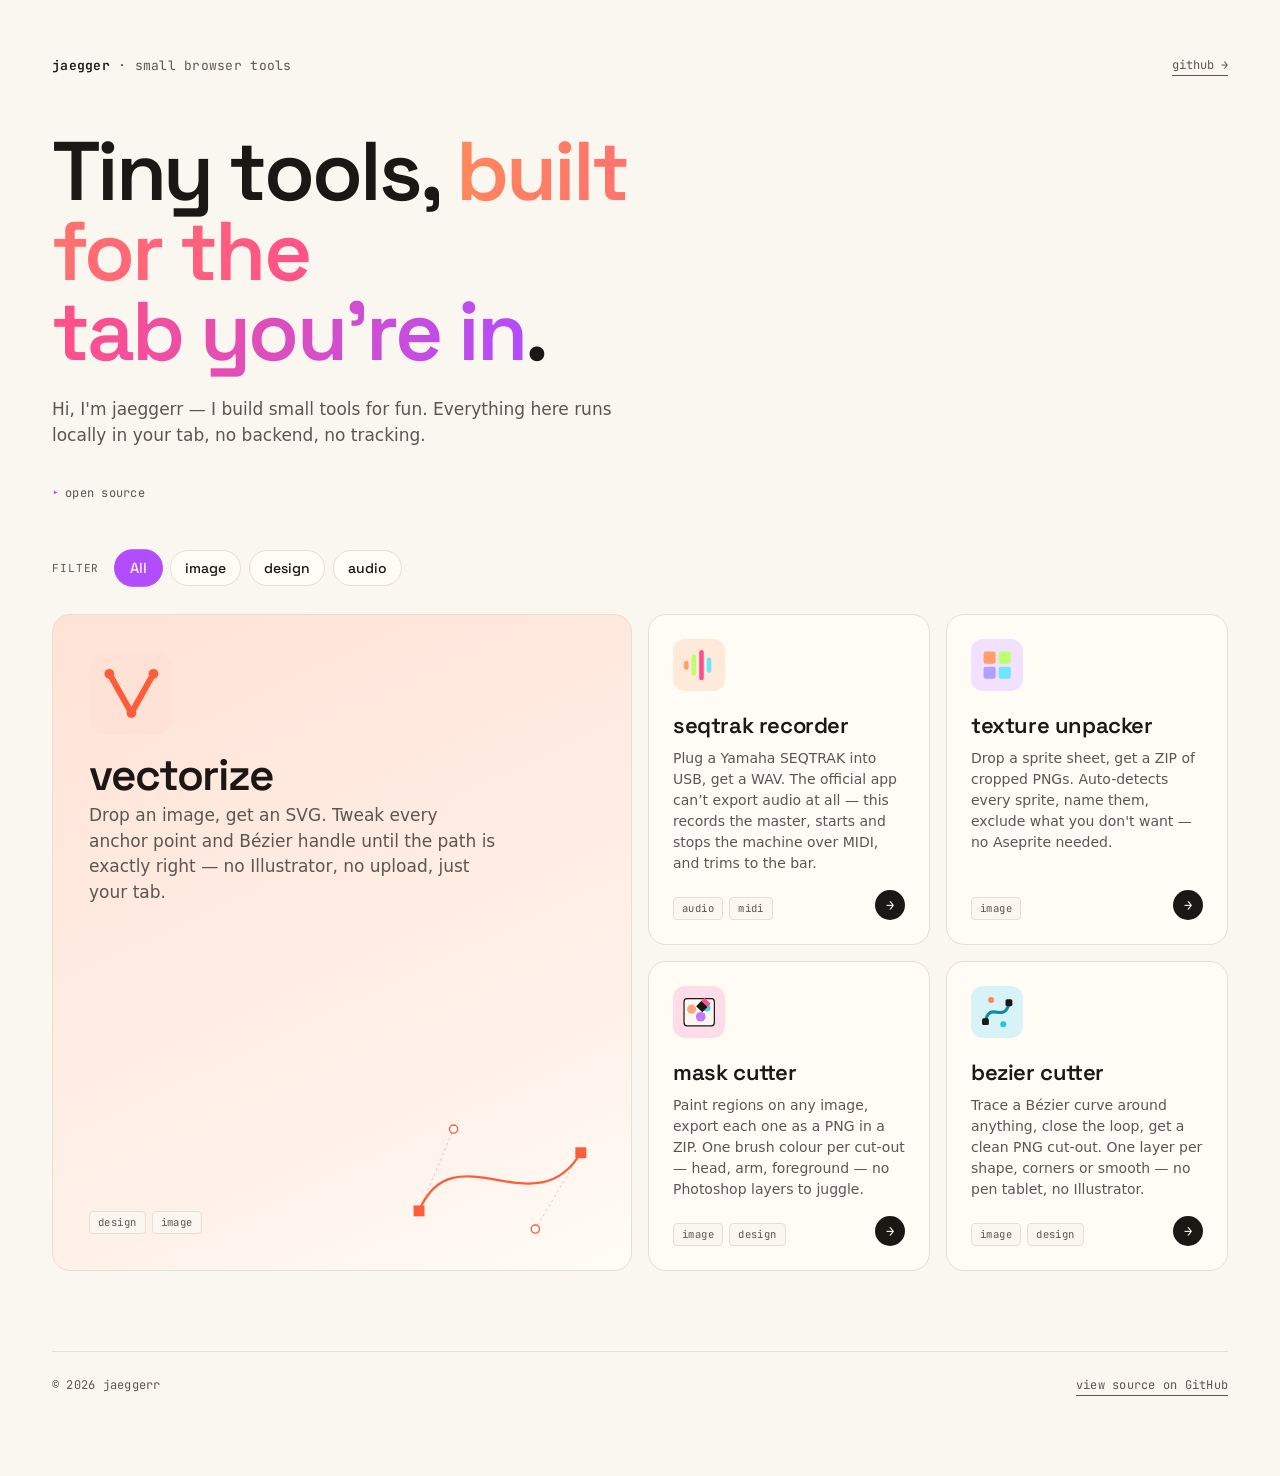
<file: index.html>
<!DOCTYPE html>
<html lang="en">
<head>
<meta charset="UTF-8">
<meta name="viewport" content="width=device-width,initial-scale=1">
<meta name="description" content="Small browser-based tools by jaegger. Image-to-SVG converter and a growing collection of micro tools that run entirely in your tab — no backend, no tracking.">
<title>jaeggerr — small browser tools</title>
<link rel="preconnect" href="https://fonts.googleapis.com">
<link rel="preconnect" href="https://fonts.gstatic.com" crossorigin>
<link href="https://fonts.googleapis.com/css2?family=Space+Grotesk:wght@400;500;600;700&family=JetBrains+Mono:wght@400;500&display=swap" rel="stylesheet">
<style>
:root {
  --bg: #FAF6F0;
  --ink: #1A1714;
  --ink-2: #5C5651;
  --line: #E6DFD3;
  --peach: #FF8A5B;
  --lime: #C9E265;
  --violet: #B14CFF;
  --cyan: #20C7E5;
  --cyan-d: #0F8B9F;
  --rose: #FF4F8B;
  --paper: #FFFCF6;
  --display: 'Space Grotesk', system-ui, sans-serif;
  --mono: 'JetBrains Mono', ui-monospace, Menlo, monospace;
  --sans: ui-sans-serif, system-ui, -apple-system, "Segoe UI", Helvetica, Arial, sans-serif;
}

* { box-sizing: border-box; }
html, body { margin: 0; padding: 0; }
body {
  font-family: var(--sans);
  background: var(--bg);
  color: var(--ink);
  -webkit-font-smoothing: antialiased;
  text-rendering: optimizeLegibility;
  font-size: 16px;
  line-height: 1.5;
}
a { color: inherit; text-decoration: none; }

.wrap {
  max-width: 1240px;
  margin: 0 auto;
  padding: 56px 32px 80px;
}

/* ---------- Header ---------- */

.brand {
  display: flex;
  align-items: center;
  justify-content: space-between;
  margin-bottom: 56px;
}
.brand-mark {
  font-family: var(--mono);
  font-size: 13px;
  letter-spacing: 0.02em;
  color: var(--ink-2);
}
.brand-mark b { color: var(--ink); font-weight: 600; }
.brand-link {
  font-family: var(--mono);
  font-size: 12px;
  color: var(--ink-2);
  border-bottom: 1px solid var(--ink-2);
  padding-bottom: 1px;
  transition: color .15s, border-color .15s;
}
.brand-link:hover { color: var(--violet); border-color: var(--violet); }

.hero h1 {
  font-family: var(--display);
  font-weight: 600;
  font-size: clamp(40px, 6.5vw, 84px);
  line-height: 0.96;
  letter-spacing: -0.035em;
  margin: 0 0 24px;
  max-width: 12ch;
}
.hero h1 em {
  font-style: normal;
  background: linear-gradient(105deg, var(--peach) 0%, var(--rose) 50%, var(--violet) 100%);
  -webkit-background-clip: text;
  background-clip: text;
  color: transparent;
}
.hero p {
  font-size: 17px;
  color: var(--ink-2);
  max-width: 56ch;
  margin: 0 0 36px;
  line-height: 1.55;
}
.hero-meta {
  display: flex;
  gap: 22px;
  font-family: var(--mono);
  font-size: 12px;
  color: var(--ink-2);
  letter-spacing: 0.02em;
  flex-wrap: wrap;
}
.hero-meta span::before {
  content: "▸";
  color: var(--violet);
  margin-right: 6px;
}

/* ---------- Filters ---------- */

.filters {
  display: flex;
  flex-wrap: wrap;
  gap: 8px;
  margin: 48px 0 28px;
  align-items: center;
}
.filters-label {
  font-family: var(--mono);
  font-size: 11px;
  letter-spacing: 0.08em;
  text-transform: uppercase;
  color: var(--ink-2);
  margin-right: 8px;
}
.chip {
  font-family: var(--display);
  font-weight: 500;
  font-size: 14px;
  border: 1px solid var(--line);
  background: var(--paper);
  color: var(--ink);
  padding: 8px 14px;
  border-radius: 999px;
  cursor: pointer;
  transition: transform .18s ease, background .18s, color .18s, border-color .18s;
  user-select: none;
}
.chip:hover { transform: translateY(-1px); border-color: var(--ink); }
.chip[aria-pressed="true"] {
  background: var(--ink);
  color: var(--bg);
  border-color: var(--ink);
  transform: scale(1.04);
}
.chip[data-tag="all"][aria-pressed="true"] { background: var(--violet); border-color: var(--violet); }

/* ---------- Bento grid ---------- */

.grid {
  display: grid;
  grid-template-columns: repeat(4, 1fr);
  grid-auto-rows: minmax(220px, auto);
  gap: 16px;
}
.card {
  position: relative;
  display: flex;
  flex-direction: column;
  justify-content: space-between;
  padding: 24px;
  border-radius: 18px;
  background: var(--paper);
  border: 1px solid var(--line);
  overflow: hidden;
  transition: transform .25s ease, box-shadow .25s ease, opacity .25s ease;
  isolation: isolate;
}
.card::before {
  content: "";
  position: absolute;
  inset: 0;
  background: var(--accent, transparent);
  opacity: 0;
  transition: opacity .25s ease;
  z-index: -1;
}
.card:hover {
  transform: translateY(-2px);
  box-shadow: 0 18px 38px -22px rgba(26,23,20,.25);
}
.card:hover .card-arrow { transform: translate(2px, -2px); }

.card.size-hero { grid-column: span 2; grid-row: span 2; padding: 36px; }
.card.size-wide { grid-column: span 2; }

.card.is-hidden { display: none; }

.card-glyph {
  width: 52px;
  height: 52px;
  border-radius: 12px;
  display: grid;
  place-items: center;
  background: var(--accent-bg);
  color: var(--accent);
  font-family: var(--mono);
  font-size: 22px;
  font-weight: 500;
  letter-spacing: -0.04em;
}
.card.size-hero .card-glyph { width: 84px; height: 84px; font-size: 36px; border-radius: 18px; }
.card-glyph--svg svg { width: 70%; height: 70%; }

.card-title {
  font-family: var(--display);
  font-weight: 600;
  font-size: 22px;
  letter-spacing: -0.018em;
  margin: 18px 0 6px;
  display: flex;
  align-items: baseline;
  gap: 10px;
}
.card.size-hero .card-title { font-size: 44px; letter-spacing: -0.03em; line-height: 1; }
.card-title .num {
  font-family: var(--mono);
  font-size: 11px;
  font-weight: 400;
  color: var(--ink-2);
  letter-spacing: 0.04em;
}
.card.size-hero .card-title .num { font-size: 13px; }
.card-desc {
  font-size: 14px;
  color: var(--ink-2);
  line-height: 1.5;
  max-width: 38ch;
  margin: 0;
}
.card.size-hero .card-desc { font-size: 17px; max-width: 38ch; }
.card-foot {
  display: flex;
  justify-content: space-between;
  align-items: flex-end;
  margin-top: 16px;
  gap: 12px;
}
.card-tags {
  display: flex;
  flex-wrap: wrap;
  gap: 6px;
}
.card-tag {
  font-family: var(--mono);
  font-size: 10.5px;
  letter-spacing: 0.04em;
  color: var(--ink-2);
  border: 1px solid var(--line);
  padding: 3px 8px;
  border-radius: 4px;
  background: var(--bg);
}
.card-arrow {
  width: 30px; height: 30px;
  border-radius: 50%;
  background: var(--ink);
  color: var(--bg);
  display: grid;
  place-items: center;
  font-family: var(--mono);
  font-size: 14px;
  transition: transform .25s ease;
  flex-shrink: 0;
}
.card.size-hero .card-arrow { display: none; }

/* Per-card accent */
.card[data-accent="peach"]  { --accent: var(--peach); --accent-bg: #FFEAD9; }
.card[data-accent="lime"]   { --accent: #6F8D2A;       --accent-bg: #ECF6CC; }
.card[data-accent="violet"] { --accent: var(--violet); --accent-bg: #F1E1FF; }
.card[data-accent="cyan"]   { --accent: var(--cyan-d); --accent-bg: #D7F3F8; }
.card[data-accent="rose"]   { --accent: var(--rose);   --accent-bg: #FFDDE8; }
.card[data-accent="vectorize"] { --accent: #FF5C39; --accent-bg: #FFE2D6; }

/* Hero gets a tinted gradient instead of plain paper */
.card.size-hero[data-accent="peach"]  { background: linear-gradient(155deg, #FFEAD9 0%, #FFF4EB 70%, var(--paper) 100%); }
.card.size-hero[data-accent="violet"] { background: linear-gradient(155deg, #F1E1FF 0%, #F8EFFF 70%, var(--paper) 100%); }
.card.size-hero[data-accent="cyan"]   { background: linear-gradient(155deg, #D7F3F8 0%, #ECF8FB 70%, var(--paper) 100%); }
.card.size-hero[data-accent="vectorize"] { background: linear-gradient(155deg, #FFE2D6 0%, #FFF1EA 70%, var(--paper) 100%); }

/* Solo card: shrink the grid so the lone hero doesn't drift in an empty 4-col layout */
@media (min-width: 521px) {
  .grid:has(> .card:only-child) {
    grid-template-columns: repeat(2, 1fr);
    max-width: 720px;
  }
}

/* Hero illustration: bezier trace (inherits the card's accent color) */
.hero-trace {
  color: var(--accent);
  position: absolute;
  right: 32px;
  bottom: 32px;
  width: 200px;
  height: auto;
  pointer-events: none;
}

/* ---------- Footer ---------- */

footer {
  margin-top: 80px;
  padding-top: 24px;
  border-top: 1px solid var(--line);
  display: flex;
  justify-content: space-between;
  font-family: var(--mono);
  font-size: 12px;
  color: var(--ink-2);
  letter-spacing: 0.02em;
}
footer a { border-bottom: 1px solid var(--ink-2); padding-bottom: 1px; }
footer a:hover { color: var(--violet); border-color: var(--violet); }

/* ---------- Responsive ---------- */

@media (max-width: 920px) {
  .grid { grid-template-columns: repeat(2, 1fr); grid-auto-rows: minmax(220px, auto); }
  .card.size-hero { grid-column: span 2; grid-row: span 2; }
  .card.size-wide { grid-column: span 2; }
  .hero-trace { right: 24px; bottom: 24px; width: 160px; }
}
@media (max-width: 520px) {
  .wrap { padding: 36px 20px 60px; }
  .grid { grid-template-columns: 1fr; grid-auto-rows: auto; gap: 12px; }
  .card, .card.size-hero, .card.size-wide { grid-column: span 1; grid-row: span 1; min-height: 200px; }
  .card.size-hero { min-height: 320px; }
  .hero h1 { font-size: 44px; }
  .hero-trace { display: none; }
  footer { flex-direction: column; gap: 8px; }
}
</style>
</head>
<body>
<div class="wrap">

  <header class="brand">
    <div class="brand-mark"><b>jaegger</b> · small browser tools</div>
    <a class="brand-link" href="https://github.com/jaeggerr" target="_blank" rel="noopener">github →</a>
  </header>

  <section class="hero">
    <h1>Tiny tools, <em>built for the tab&nbsp;you're in</em>.</h1>
    <p>Hi, I'm jaeggerr — I build small tools for fun. Everything here runs locally in your tab, no backend, no tracking.</p>
    <div class="hero-meta">
      <span>open source</span>
    </div>
  </section>

  <nav class="filters" id="filters" aria-label="Filter projects by tag">
    <span class="filters-label">filter</span>
    <button class="chip" data-tag="all" aria-pressed="true">All</button>
    <button class="chip" data-tag="image" aria-pressed="false">image</button>
    <button class="chip" data-tag="design" aria-pressed="false">design</button>
    <button class="chip" data-tag="audio" aria-pressed="false">audio</button>
  </nav>

  <main class="grid" id="grid">

    <a class="card size-hero" data-accent="vectorize" data-tags="design,image" href="./tools/vectorize/">
      <div>
        <div class="card-glyph card-glyph--svg">
          <svg viewBox="0 0 24 24" fill="none" aria-hidden="true">
            <path d="M3 4L12 20L21 4" stroke="currentColor" stroke-width="2.5" stroke-linejoin="round"/>
            <circle cx="3" cy="4" r="2" fill="currentColor"/>
            <circle cx="12" cy="20" r="2" fill="currentColor"/>
            <circle cx="21" cy="4" r="2" fill="currentColor"/>
          </svg>
        </div>
        <h2 class="card-title">vectorize</h2>
        <p class="card-desc">Drop an image, get an SVG. Tweak every anchor point and Bézier handle until the path is exactly right — no Illustrator, no upload, just your tab.</p>
      </div>
      <div class="card-foot">
        <div class="card-tags">
          <span class="card-tag">design</span>
          <span class="card-tag">image</span>
        </div>
      </div>
      <svg class="hero-trace" viewBox="0 0 220 130" fill="none" aria-hidden="true">
        <path d="M 22 100 C 60 10, 150 120, 200 36" stroke="currentColor" stroke-width="2.5" stroke-linecap="round"/>
        <line x1="22" y1="100" x2="60" y2="10" stroke="currentColor" stroke-width="1" stroke-dasharray="3 3" opacity="0.4"/>
        <line x1="200" y1="36" x2="150" y2="120" stroke="currentColor" stroke-width="1" stroke-dasharray="3 3" opacity="0.4"/>
        <rect x="16" y="94" width="12" height="12" fill="currentColor"/>
        <rect x="194" y="30" width="12" height="12" fill="currentColor"/>
        <circle cx="60" cy="10" r="4.5" fill="white" stroke="currentColor" stroke-width="1.5"/>
        <circle cx="150" cy="120" r="4.5" fill="white" stroke="currentColor" stroke-width="1.5"/>
      </svg>
    </a>

    <a class="card" data-accent="peach" data-tags="audio,midi" href="./tools/seqtrak-recorder/">
      <div>
        <div class="card-glyph card-glyph--svg">
          <svg viewBox="0 0 24 24" aria-hidden="true">
            <rect x="2"  y="9" width="3" height="6"  rx="1.5" fill="#FF9F6B"/>
            <rect x="7"  y="5" width="3" height="14" rx="1.5" fill="#BEFF6C"/>
            <rect x="12" y="2" width="3" height="20" rx="1.5" fill="#FF4F8B"/>
            <rect x="17" y="7" width="3" height="10" rx="1.5" fill="#6EE5FF"/>
          </svg>
        </div>
        <h2 class="card-title">seqtrak recorder</h2>
        <p class="card-desc">Plug a Yamaha SEQTRAK into USB, get a WAV. The official app can’t export audio at all — this records the master, starts and stops the machine over MIDI, and trims to the bar.</p>
      </div>
      <div class="card-foot">
        <div class="card-tags">
          <span class="card-tag">audio</span>
          <span class="card-tag">midi</span>
        </div>
        <div class="card-arrow">→</div>
      </div>
    </a>

    <a class="card" data-accent="violet" data-tags="image" href="./tools/texture-unpacker/">
      <div>
        <div class="card-glyph card-glyph--svg">
          <svg viewBox="0 0 24 24" aria-hidden="true">
            <rect x="3"  y="3"  width="8" height="8" rx="1.5" fill="#FF9F6B"/>
            <rect x="13" y="3"  width="8" height="8" rx="1.5" fill="#BEFF6C"/>
            <rect x="3"  y="13" width="8" height="8" rx="1.5" fill="#B49EFF"/>
            <rect x="13" y="13" width="8" height="8" rx="1.5" fill="#6EE5FF"/>
          </svg>
        </div>
        <h2 class="card-title">texture unpacker</h2>
        <p class="card-desc">Drop a sprite sheet, get a ZIP of cropped PNGs. Auto-detects every sprite, name them, exclude what you don't want — no Aseprite needed.</p>
      </div>
      <div class="card-foot">
        <div class="card-tags">
          <span class="card-tag">image</span>
        </div>
        <div class="card-arrow">→</div>
      </div>
    </a>

    <a class="card" data-accent="rose" data-tags="image,design" href="./tools/mask-cutter/">
      <div>
        <div class="card-glyph card-glyph--svg">
          <svg viewBox="0 0 24 24" aria-hidden="true">
            <rect x="2" y="3" width="20" height="18" rx="2" fill="#FAF6F0" stroke="#1A1714" stroke-width="0.8"/>
            <circle cx="7"  cy="10" r="3"   fill="#FF8A5B" opacity="0.75"/>
            <circle cx="13" cy="15" r="3.2" fill="#B14CFF" opacity="0.75"/>
            <circle cx="17" cy="9"  r="2.5" fill="#20C7E5" opacity="0.8"/>
            <path d="M13.5 4.5l4 4-3.5 3.5-4-4z" fill="#1A1714"/>
            <path d="M13.5 4.5l2-2 4 4-2 2z" fill="#FF4F8B"/>
          </svg>
        </div>
        <h2 class="card-title">mask cutter</h2>
        <p class="card-desc">Paint regions on any image, export each one as a PNG in a ZIP. One brush colour per cut-out — head, arm, foreground — no Photoshop layers to juggle.</p>
      </div>
      <div class="card-foot">
        <div class="card-tags">
          <span class="card-tag">image</span>
          <span class="card-tag">design</span>
        </div>
        <div class="card-arrow">→</div>
      </div>
    </a>

    <a class="card" data-accent="cyan" data-tags="image,design" href="./tools/bezier-cutter/">
      <div>
        <div class="card-glyph card-glyph--svg">
          <svg viewBox="0 0 24 24" fill="none" aria-hidden="true">
            <path d="M4 18 C 8 4, 16 20, 20 6" stroke="#0F8B9F" stroke-width="2" stroke-linecap="round"/>
            <rect x="2" y="16" width="4.5" height="4.5" rx="1" fill="#1A1714"/>
            <rect x="17.5" y="3.5" width="4.5" height="4.5" rx="1" fill="#1A1714"/>
            <circle cx="8" cy="4" r="2" fill="#FF8A5B"/>
            <circle cx="16" cy="20" r="2" fill="#20C7E5"/>
          </svg>
        </div>
        <h2 class="card-title">bezier cutter</h2>
        <p class="card-desc">Trace a Bézier curve around anything, close the loop, get a clean PNG cut-out. One layer per shape, corners or smooth — no pen tablet, no Illustrator.</p>
      </div>
      <div class="card-foot">
        <div class="card-tags">
          <span class="card-tag">image</span>
          <span class="card-tag">design</span>
        </div>
        <div class="card-arrow">→</div>
      </div>
    </a>

  </main>

  <footer>
    <span>© 2026 jaeggerr </span>
    <a href="https://github.com/jaeggerr/jaeggerr.github.io" target="_blank" rel="noopener">view source on GitHub</a>
  </footer>

</div>

<script>
(function () {
  const filters = document.getElementById('filters');
  const grid = document.getElementById('grid');
  const chips = filters.querySelectorAll('.chip');
  const cards = grid.querySelectorAll('.card');

  filters.addEventListener('click', (e) => {
    const chip = e.target.closest('.chip');
    if (!chip) return;
    const tag = chip.dataset.tag;
    chips.forEach(c => c.setAttribute('aria-pressed', c === chip ? 'true' : 'false'));
    cards.forEach(card => {
      const tags = (card.dataset.tags || '').split(',');
      const show = tag === 'all' || tags.includes(tag);
      card.classList.toggle('is-hidden', !show);
    });
  });
})();
</script>

</body>
</html>
</file>
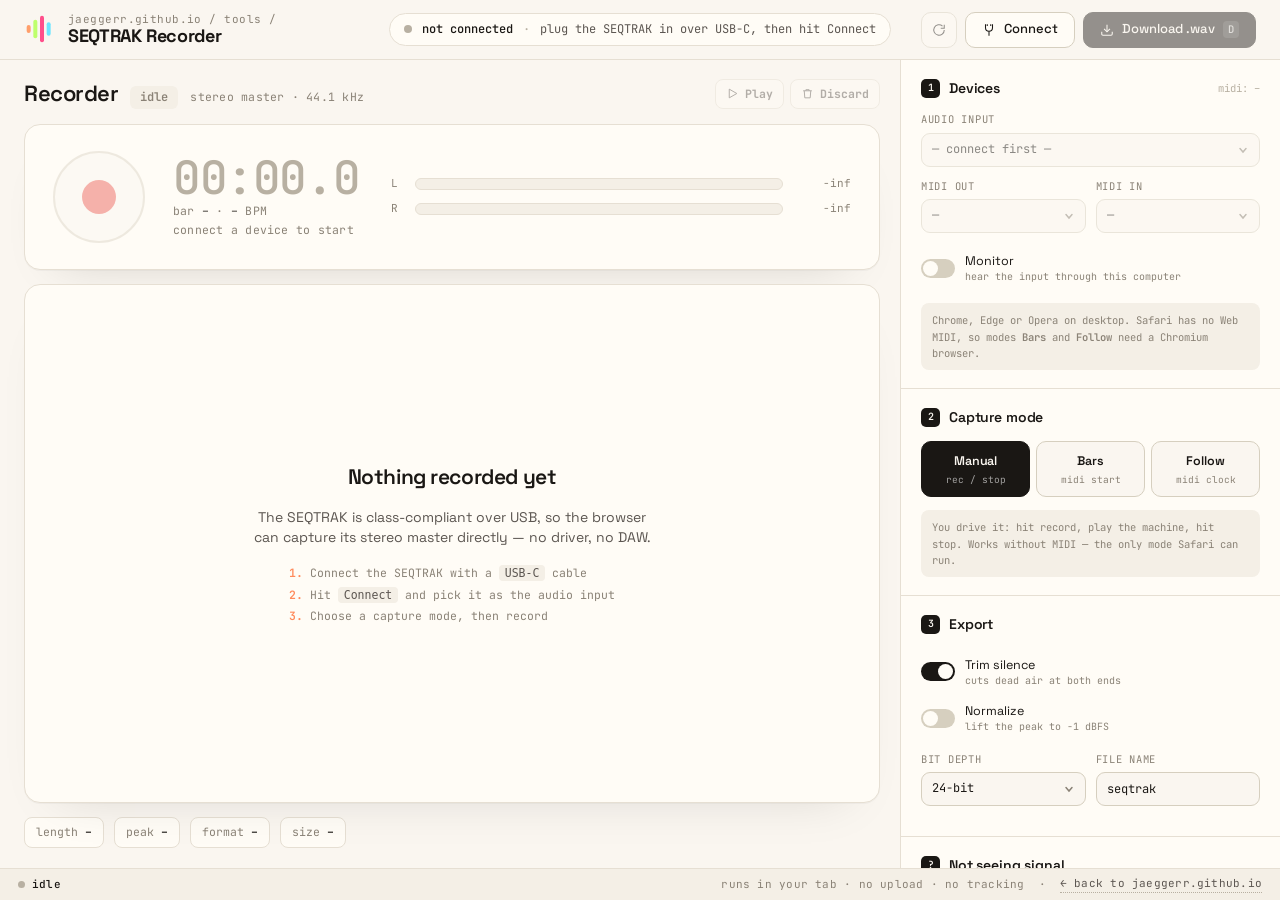
<file: tools/seqtrak-recorder/index.html>
<!doctype html>
<html lang="en">
<head>
<meta charset="utf-8">
<meta name="viewport" content="width=device-width,initial-scale=1">
<title>SEQTRAK Recorder · jaeggerr</title>
<meta name="description" content="Record your Yamaha SEQTRAK over USB and export a WAV — in your browser. MIDI-driven start/stop, bar-accurate trimming, no upload.">
<link rel="icon" type="image/svg+xml" href="data:image/svg+xml,%3Csvg xmlns='http://www.w3.org/2000/svg' viewBox='0 0 24 24'%3E%3Crect x='2' y='9' width='3' height='6' rx='1.5' fill='%23FF8A5B'/%3E%3Crect x='7' y='5' width='3' height='14' rx='1.5' fill='%23C9E265'/%3E%3Crect x='12' y='2' width='3' height='20' rx='1.5' fill='%23FF4F8B'/%3E%3Crect x='17' y='7' width='3' height='10' rx='1.5' fill='%2320C7E5'/%3E%3C/svg%3E">
<link rel="preconnect" href="https://fonts.googleapis.com">
<link rel="preconnect" href="https://fonts.gstatic.com" crossorigin>
<link href="https://fonts.googleapis.com/css2?family=JetBrains+Mono:wght@400;500;600&family=Space+Grotesk:wght@400;500;600;700&display=swap" rel="stylesheet">
<link rel="stylesheet" href="../shared/base.css">
<style>
:root {
  /* tool-specific — palette comes from base.css */
  --rec: #E8443A;
  --rec-soft: rgba(232,68,58,0.12);
  --meter-lo: #C9E265;
  --meter-mid: #FF8A5B;
  --meter-hi: #E8443A;
}

* { box-sizing: border-box; }
html, body { margin: 0; padding: 0; height: 100%; }
body {
  background: var(--cream);
  color: var(--ink);
  font-family: var(--sans);
  font-size: 14px;
  line-height: 1.45;
  -webkit-font-smoothing: antialiased;
  overflow: hidden;
}
button { font: inherit; color: inherit; background: none; border: 0; padding: 0; cursor: pointer; }
input, select { font: inherit; color: inherit; }
a { color: inherit; text-decoration: none; }

.app { display: grid; grid-template-rows: 60px 1fr 32px; height: 100vh; }

/* ============ TOP BAR ============ */
.topbar {
  display: grid;
  grid-template-columns: 1fr auto 1fr;
  align-items: center;
  padding: 0 24px;
  gap: 24px;
  border-bottom: 1px solid var(--line);
  background: var(--cream);
}
.brand { display: flex; align-items: center; gap: 12px; }
.brand-mark { width: 32px; height: 32px; display: block; flex-shrink: 0; }
.brand-text { display: flex; flex-direction: column; }
.brand-text .a {
  font-family: var(--mono); font-size: 11px; color: var(--ink-3);
  letter-spacing: 0.04em; line-height: 1.2;
}
.brand-text .b {
  font-family: var(--sans); font-weight: 700; font-size: 18px;
  letter-spacing: -0.02em; line-height: 1.1;
}

.file-info {
  display: flex; align-items: center; gap: 10px;
  background: var(--paper); border: 1px solid var(--line);
  padding: 7px 14px; border-radius: 999px;
  font-family: var(--mono); font-size: 12px; color: var(--ink-2);
  max-width: 560px;
}
.file-info b { color: var(--ink); font-weight: 500; overflow: hidden; text-overflow: ellipsis; white-space: nowrap; max-width: 260px; }
.file-info .sep { color: var(--ink-4); }
.file-info .dot { width: 8px; height: 8px; border-radius: 50%; background: var(--lime); box-shadow: 0 0 0 2px rgba(190,255,108,0.3); flex-shrink: 0; }
.file-info .dot.idle { background: var(--ink-4); box-shadow: none; }
.file-info .dot.err  { background: var(--rec); box-shadow: 0 0 0 2px var(--rec-soft); }

.top-actions { justify-self: end; display: flex; align-items: center; gap: 8px; }

.btn {
  height: 36px; padding: 0 16px; border-radius: 10px;
  font-family: var(--sans); font-size: 13px; font-weight: 500;
  letter-spacing: -0.005em;
  display: inline-flex; align-items: center; gap: 8px;
  cursor: pointer; border: 1px solid var(--line-strong);
  background: var(--paper); color: var(--ink);
  transition: transform .12s ease, box-shadow .12s ease, opacity .12s;
}
.btn:hover:not(:disabled) { transform: translateY(-1px); box-shadow: 0 4px 0 -2px rgba(0,0,0,0.08); }
.btn:disabled { opacity: 0.45; cursor: not-allowed; }
.btn svg { width: 14px; height: 14px; stroke-width: 1.8; }
.btn .kbd {
  font-family: var(--mono); font-size: 10.5px; color: var(--ink-3);
  background: var(--cream-2); padding: 1px 5px; border-radius: 4px;
}
.btn.primary {
  background: var(--ink); color: var(--cream); border-color: var(--ink);
  box-shadow: 0 2px 0 var(--peach);
}
.btn.primary:hover:not(:disabled) { box-shadow: 0 4px 0 var(--peach); transform: translateY(-2px); }
.btn.primary:disabled { box-shadow: none; }
.btn.primary .kbd { background: rgba(255,255,255,0.12); color: rgba(255,255,255,0.7); }
.btn.icon-only { padding: 0; width: 36px; justify-content: center; }

/* ============ MAIN ============ */
.main { display: grid; grid-template-columns: 1fr 380px; overflow: hidden; min-height: 0; }

.stage {
  position: relative; background: var(--cream); overflow: auto;
  display: flex; flex-direction: column; padding: 18px 20px 20px 24px; gap: 14px; min-width: 0;
}
.stage-header { display: flex; align-items: center; justify-content: space-between; gap: 16px; }
.stage-title { display: flex; align-items: baseline; gap: 12px; flex-wrap: wrap; }
.stage-title h2 { margin: 0; font-family: var(--sans); font-weight: 600; font-size: 22px; letter-spacing: -0.02em; }
.stage-title .sub { font-family: var(--mono); font-size: 11.5px; color: var(--ink-3); letter-spacing: 0.02em; }
.stage-title .num {
  font-family: var(--mono); font-size: 12px; font-weight: 600;
  background: var(--cream-2); color: var(--ink-3);
  padding: 3px 10px; border-radius: 6px;
}
.stage-title .num.live { background: var(--rec); color: #fff; }
.stage-title .num.armed { background: var(--peach); color: var(--ink); }
.stage-title .num.done { background: var(--lime); color: var(--ink); }

.stage-toolbar { display: flex; align-items: center; gap: 6px; }
.toolchip {
  height: 30px; padding: 0 10px; border-radius: 8px;
  font-family: var(--mono); font-size: 11.5px;
  background: var(--paper); border: 1px solid var(--line);
  display: inline-flex; align-items: center; gap: 6px; color: var(--ink-2); cursor: pointer;
}
.toolchip:hover:not(:disabled) { border-color: var(--line-strong); color: var(--ink); }
.toolchip:disabled { opacity: .45; cursor: not-allowed; }
.toolchip svg { width: 13px; height: 13px; stroke-width: 1.8; }
.toolchip.active { background: var(--ink); color: var(--cream); border-color: var(--ink); }

/* ----- transport ----- */
.deck {
  background: var(--paper); border: 1px solid var(--line); border-radius: 16px;
  padding: 26px 28px; display: flex; align-items: center; gap: 28px;
  box-shadow: 0 1px 0 rgba(0,0,0,0.03), 0 24px 50px -34px rgba(0,0,0,0.18);
}
.recbtn {
  width: 92px; height: 92px; border-radius: 50%; flex-shrink: 0;
  border: 2px solid var(--line-strong); background: var(--cream);
  display: grid; place-items: center; position: relative;
  transition: transform .12s ease, box-shadow .15s ease, background .15s, border-color .15s;
}
.recbtn .core {
  width: 34px; height: 34px; border-radius: 50%; background: var(--rec);
  transition: all .18s cubic-bezier(.4,0,.2,1);
}
.recbtn:hover:not(:disabled) { transform: translateY(-2px); box-shadow: 0 10px 22px -12px rgba(232,68,58,.55); }
.recbtn:disabled { opacity: .4; cursor: not-allowed; }
.recbtn.armed { border-color: var(--peach); background: #FFF3EC; }
.recbtn.armed .core { border-radius: 50%; background: var(--peach); animation: breathe 1.6s ease-in-out infinite; }
.recbtn.live { border-color: var(--rec); background: var(--rec-soft); }
.recbtn.live .core { width: 28px; height: 28px; border-radius: 6px; animation: pulse 1.1s ease-in-out infinite; }
@keyframes pulse { 0%,100% { opacity: 1; } 50% { opacity: .45; } }
@keyframes breathe { 0%,100% { transform: scale(1); opacity: .9; } 50% { transform: scale(.82); opacity: .55; } }

.readout { display: flex; flex-direction: column; gap: 2px; min-width: 190px; }
.readout .time {
  font-family: var(--mono); font-size: 46px; font-weight: 500;
  letter-spacing: -0.03em; line-height: 1; color: var(--ink);
  font-variant-numeric: tabular-nums;
}
.readout .time.idle { color: var(--ink-4); }
.readout .meta { font-family: var(--mono); font-size: 11.5px; color: var(--ink-3); letter-spacing: 0.02em; }
.readout .meta b { color: var(--ink-2); font-weight: 500; }

.meters { flex: 1; display: flex; flex-direction: column; gap: 9px; min-width: 0; }
.meter-row { display: grid; grid-template-columns: 14px 1fr 58px; align-items: center; gap: 10px; }
.meter-row .lbl { font-family: var(--mono); font-size: 11px; color: var(--ink-3); }
.meter-row .val { font-family: var(--mono); font-size: 11px; color: var(--ink-3); text-align: right; font-variant-numeric: tabular-nums; }
.meter {
  height: 12px; border-radius: 6px; background: var(--cream-2);
  border: 1px solid var(--line); position: relative; overflow: hidden;
}
.meter .fill {
  position: absolute; left: 0; top: 0; bottom: 0; width: 0%;
  background: linear-gradient(90deg, var(--meter-lo) 0%, var(--meter-lo) 62%, var(--meter-mid) 82%, var(--meter-hi) 100%);
  transition: width .05s linear;
}
.meter .peak {
  position: absolute; top: 0; bottom: 0; width: 2px; background: var(--ink);
  left: 0; opacity: 0; transition: left .12s linear;
}
.meter .peak.on { opacity: .75; }
.meter.clip { border-color: var(--rec); box-shadow: 0 0 0 2px var(--rec-soft); }

/* ----- waveform ----- */
.wave-frame {
  flex: 1; min-height: 190px; background: var(--paper);
  border: 1px solid var(--line); border-radius: 16px; position: relative; overflow: hidden;
  box-shadow: 0 1px 0 rgba(0,0,0,0.03), 0 24px 50px -34px rgba(0,0,0,0.15);
}
.wave-frame canvas { display: block; width: 100%; height: 100%; }
.wave-empty {
  position: absolute; inset: 0; display: flex; flex-direction: column;
  align-items: center; justify-content: center; gap: 14px; text-align: center; padding: 40px;
}
.wave-empty h3 { margin: 0; font-size: 21px; font-weight: 600; letter-spacing: -0.02em; }
.wave-empty p { margin: 0; color: var(--ink-2); font-size: 14px; max-width: 46ch; }
.wave-empty .steps {
  font-family: var(--mono); font-size: 11.5px; color: var(--ink-3);
  display: flex; flex-direction: column; gap: 5px; text-align: left; margin-top: 4px;
}
.wave-empty .steps span::before { content: attr(data-n) "  "; color: var(--peach); font-weight: 600; }
.wave-empty code { background: var(--cream-2); padding: 1px 6px; border-radius: 4px; color: var(--ink-2); }
.wave-empty.hidden { display: none; }

.result-bar {
  display: flex; align-items: center; gap: 10px; flex-wrap: wrap;
}
.result-bar .stat {
  font-family: var(--mono); font-size: 11.5px; color: var(--ink-3);
  background: var(--paper); border: 1px solid var(--line);
  padding: 6px 11px; border-radius: 8px;
}
.result-bar .stat b { color: var(--ink); font-weight: 500; }
.result-bar .spacer { flex: 1; }

/* ============ PANEL ============ */
.panel {
  border-left: 1px solid var(--line); background: var(--paper);
  overflow-y: auto; display: flex; flex-direction: column;
}
.sec { border-bottom: 1px solid var(--line); padding: 18px 20px; }
.sec:last-child { border-bottom: 0; }
.sec-head { display: flex; align-items: center; gap: 9px; margin-bottom: 14px; }
.sec-head .n {
  font-family: var(--mono); font-size: 10px; font-weight: 600;
  width: 19px; height: 19px; border-radius: 5px;
  background: var(--ink); color: var(--cream);
  display: grid; place-items: center; flex-shrink: 0;
}
.sec-head h3 { margin: 0; font-size: 14px; font-weight: 600; letter-spacing: -0.01em; }
.sec-head .hint { font-family: var(--mono); font-size: 10.5px; color: var(--ink-4); margin-left: auto; }

.field { margin-bottom: 12px; }
.field:last-child { margin-bottom: 0; }
.field > label {
  display: block; font-family: var(--mono); font-size: 10.5px;
  text-transform: uppercase; letter-spacing: 0.07em; color: var(--ink-3); margin-bottom: 5px;
}
select, input[type="text"], input[type="number"] {
  width: 100%; height: 34px; padding: 0 10px;
  border: 1px solid var(--line-strong); border-radius: 9px;
  background: var(--cream); color: var(--ink);
  font-family: var(--mono); font-size: 12px;
  appearance: none;
}
select { background-image: url("data:image/svg+xml,%3Csvg xmlns='http://www.w3.org/2000/svg' viewBox='0 0 12 12'%3E%3Cpath d='M3 4.5L6 8l3-3.5' stroke='%238A8276' stroke-width='1.5' fill='none' stroke-linecap='round'/%3E%3C/svg%3E"); background-repeat: no-repeat; background-position: right 10px center; background-size: 12px; padding-right: 28px; }
select:disabled, input:disabled { opacity: .5; cursor: not-allowed; }
select:focus, input:focus { outline: none; border-color: var(--ink); }

.row2 { display: grid; grid-template-columns: 1fr 1fr; gap: 10px; }
.row3 { display: grid; grid-template-columns: 1fr 1fr 1fr; gap: 8px; }

.seg { display: grid; grid-template-columns: repeat(3, 1fr); gap: 6px; }
.seg button {
  height: 56px; border: 1px solid var(--line-strong); border-radius: 10px;
  background: var(--cream); display: flex; flex-direction: column;
  align-items: center; justify-content: center; gap: 3px;
  transition: background .14s, border-color .14s, color .14s;
}
.seg button .t { font-size: 12.5px; font-weight: 600; letter-spacing: -0.01em; }
.seg button .d { font-family: var(--mono); font-size: 9.5px; color: var(--ink-3); }
.seg button:hover:not(:disabled) { border-color: var(--ink-3); }
.seg button[aria-pressed="true"] { background: var(--ink); border-color: var(--ink); color: var(--cream); }
.seg button[aria-pressed="true"] .d { color: rgba(255,255,255,0.6); }
.seg button:disabled { opacity: .4; cursor: not-allowed; }

.note {
  font-family: var(--mono); font-size: 10.5px; line-height: 1.55;
  color: var(--ink-3); background: var(--cream-2);
  border-radius: 8px; padding: 9px 11px; margin-top: 12px;
}
.note.warn { background: #FFF0EC; color: #A6402F; }
.note b { color: inherit; font-weight: 600; }
.note code { background: rgba(0,0,0,0.06); padding: 0 4px; border-radius: 3px; }

.check { display: flex; align-items: center; gap: 10px; padding: 7px 0; cursor: pointer; }
.check input { position: absolute; opacity: 0; pointer-events: none; }
.check .box {
  width: 34px; height: 19px; border-radius: 999px; background: var(--line-strong);
  position: relative; flex-shrink: 0; transition: background .16s;
}
.check .box::after {
  content: ""; position: absolute; top: 2px; left: 2px;
  width: 15px; height: 15px; border-radius: 50%; background: var(--paper);
  transition: transform .16s cubic-bezier(.4,0,.2,1);
}
.check input:checked + .box { background: var(--ink); }
.check input:checked + .box::after { transform: translateX(15px); }
.check .txt { font-size: 12.5px; }
.check .txt em { font-style: normal; display: block; font-family: var(--mono); font-size: 10px; color: var(--ink-3); }

.mode-body { margin-top: 13px; }
.mode-body.hidden { display: none; }

/* ============ STATUS BAR ============ */
.statusbar {
  display: flex; align-items: center; background: var(--cream-2);
  border-top: 1px solid var(--line); font-family: var(--mono); font-size: 11px;
  color: var(--ink-3); letter-spacing: 0.02em; padding: 0 18px; gap: 14px;
}
.statusbar b { color: var(--ink); font-weight: 500; }
.statusbar .spacer { flex: 1; }
.statusbar a { color: var(--ink-2); border-bottom: 1px dotted var(--ink-4); padding-bottom: 1px; }
.statusbar a:hover { color: var(--ink); }
.statusbar .pulse { width: 7px; height: 7px; border-radius: 50%; background: var(--ink-4); }
.statusbar .pulse.ok   { background: var(--lime); box-shadow: 0 0 0 3px rgba(190,255,108,0.3); }
.statusbar .pulse.busy { background: var(--rec); box-shadow: 0 0 0 3px var(--rec-soft); }
.statusbar .pulse.warn { background: var(--peach); box-shadow: 0 0 0 3px rgba(255,159,107,0.3); }
.statusbar .seg-i { display: inline-flex; align-items: center; gap: 7px; }

@media (max-width: 1000px) {
  .main { grid-template-columns: 1fr; grid-template-rows: 1fr auto; overflow: auto; }
  .panel { border-left: 0; border-top: 1px solid var(--line); }
  .deck { flex-wrap: wrap; gap: 20px; }
  .meters { flex-basis: 100%; }
}
</style>
</head>
<body>
<div class="app">

  <!-- ============ TOP BAR ============ -->
  <div class="topbar">
    <a class="brand" href="../../index.html">
      <svg class="brand-mark" viewBox="0 0 24 24" aria-hidden="true">
        <rect x="2"  y="9" width="3" height="6"  rx="1.5" fill="#FF9F6B"/>
        <rect x="7"  y="5" width="3" height="14" rx="1.5" fill="#BEFF6C"/>
        <rect x="12" y="2" width="3" height="20" rx="1.5" fill="#FF4F8B"/>
        <rect x="17" y="7" width="3" height="10" rx="1.5" fill="#6EE5FF"/>
      </svg>
      <div class="brand-text">
        <span class="a">jaeggerr.github.io / tools /</span>
        <span class="b">SEQTRAK Recorder</span>
      </div>
    </a>

    <div class="file-info" id="fileInfo">
      <span class="dot idle" id="infoDot"></span>
      <b id="infoName">not connected</b>
      <span class="sep">·</span>
      <span id="infoDetail">plug the SEQTRAK in over USB-C, then hit Connect</span>
    </div>

    <div class="top-actions">
      <button class="btn icon-only" id="refreshBtn" title="Rescan devices" disabled>
        <svg viewBox="0 0 24 24" fill="none" stroke="currentColor"><path d="M21 12a9 9 0 1 1-3-6.7"/><path d="M21 3v6h-6"/></svg>
      </button>
      <button class="btn" id="connectBtn">
        <svg viewBox="0 0 24 24" fill="none" stroke="currentColor"><path d="M6 2v6a6 6 0 0 0 12 0V2"/><path d="M9 2v3"/><path d="M15 2v3"/><path d="M12 14v8"/></svg>
        <span id="connectLabel">Connect</span>
      </button>
      <button class="btn primary" id="downloadBtn" disabled>
        <svg viewBox="0 0 24 24" fill="none" stroke="currentColor" stroke-width="2"><path d="M21 15v4a2 2 0 0 1-2 2H5a2 2 0 0 1-2-2v-4"/><path d="M7 10l5 5 5-5"/><path d="M12 15V3"/></svg>
        Download .wav <span class="kbd">D</span>
      </button>
    </div>
  </div>

  <!-- ============ MAIN ============ -->
  <div class="main">

    <!-- ---- stage ---- -->
    <div class="stage">

      <div class="stage-header">
        <div class="stage-title">
          <h2>Recorder</h2>
          <span class="num" id="stateChip">idle</span>
          <span class="sub" id="stageSub">stereo master · 44.1 kHz</span>
        </div>
        <div class="stage-toolbar">
          <button class="toolchip" id="playBtn" disabled>
            <svg viewBox="0 0 24 24" fill="none" stroke="currentColor"><path d="M6 4l14 8-14 8V4z"/></svg>
            <b>Play</b>
          </button>
          <button class="toolchip" id="clearBtn" disabled>
            <svg viewBox="0 0 24 24" fill="none" stroke="currentColor"><path d="M4 7h16"/><path d="M9 7V5h6v2"/><path d="M6 7l1 13h10l1-13"/></svg>
            <b>Discard</b>
          </button>
        </div>
      </div>

      <div class="deck">
        <button class="recbtn" id="recBtn" disabled aria-label="Start recording">
          <span class="core"></span>
        </button>

        <div class="readout">
          <div class="time idle" id="timeRead">00:00.0</div>
          <div class="meta" id="posRead">bar <b>–</b> · <b>–</b> BPM</div>
          <div class="meta" id="hintRead">connect a device to start</div>
        </div>

        <div class="meters">
          <div class="meter-row">
            <span class="lbl">L</span>
            <div class="meter" id="meterLWrap"><div class="fill" id="meterL"></div><div class="peak" id="peakL"></div></div>
            <span class="val" id="dbL">-inf</span>
          </div>
          <div class="meter-row">
            <span class="lbl">R</span>
            <div class="meter" id="meterRWrap"><div class="fill" id="meterR"></div><div class="peak" id="peakR"></div></div>
            <span class="val" id="dbR">-inf</span>
          </div>
        </div>
      </div>

      <div class="wave-frame">
        <canvas id="wave"></canvas>
        <div class="wave-empty" id="waveEmpty">
          <h3>Nothing recorded yet</h3>
          <p>The SEQTRAK is class-compliant over USB, so the browser can capture its stereo master directly — no driver, no DAW.</p>
          <div class="steps">
            <span data-n="1.">Connect the SEQTRAK with a <code>USB-C</code> cable</span>
            <span data-n="2.">Hit <code>Connect</code> and pick it as the audio input</span>
            <span data-n="3.">Choose a capture mode, then record</span>
          </div>
        </div>
      </div>

      <div class="result-bar" id="resultBar">
        <span class="stat">length <b id="statLen">–</b></span>
        <span class="stat">peak <b id="statPeak">–</b></span>
        <span class="stat">format <b id="statFmt">–</b></span>
        <span class="stat">size <b id="statSize">–</b></span>
        <span class="spacer"></span>
      </div>
    </div>

    <!-- ---- panel ---- -->
    <div class="panel">

      <div class="sec">
        <div class="sec-head">
          <span class="n">1</span><h3>Devices</h3>
          <span class="hint" id="midiHint">midi: –</span>
        </div>
        <div class="field">
          <label for="audioIn">Audio input</label>
          <select id="audioIn" disabled><option>— connect first —</option></select>
        </div>
        <div class="row2">
          <div class="field">
            <label for="midiOut">MIDI out</label>
            <select id="midiOut" disabled><option>—</option></select>
          </div>
          <div class="field">
            <label for="midiIn">MIDI in</label>
            <select id="midiIn" disabled><option>—</option></select>
          </div>
        </div>
        <label class="check">
          <input type="checkbox" id="monitor">
          <span class="box"></span>
          <span class="txt">Monitor<em>hear the input through this computer</em></span>
        </label>
        <div class="note" id="deviceNote">
          Chrome, Edge or Opera on desktop. Safari has no Web MIDI, so modes
          <b>Bars</b> and <b>Follow</b> need a Chromium browser.
        </div>
      </div>

      <div class="sec">
        <div class="sec-head"><span class="n">2</span><h3>Capture mode</h3></div>
        <div class="seg" id="modeSeg">
          <button data-mode="manual" aria-pressed="true"><span class="t">Manual</span><span class="d">rec / stop</span></button>
          <button data-mode="bars"   aria-pressed="false"><span class="t">Bars</span><span class="d">midi start</span></button>
          <button data-mode="follow" aria-pressed="false"><span class="t">Follow</span><span class="d">midi clock</span></button>
        </div>

        <div class="mode-body hidden" id="bodyBars">
          <div class="row3">
            <div class="field">
              <label for="bars">Bars</label>
              <input type="number" id="bars" value="16" min="1" max="512" step="1">
            </div>
            <div class="field">
              <label for="bpm">BPM</label>
              <input type="number" id="bpm" value="120" min="20" max="300" step="0.1">
            </div>
            <div class="field">
              <label for="tail">Tail s</label>
              <input type="number" id="tail" value="2" min="0" max="30" step="0.5">
            </div>
          </div>
          <div class="note">
            Sends <b>MIDI Start</b>, records the requested bars, sends <b>Stop</b>, then keeps
            <b>Tail</b> seconds so reverb and delay ring out. If the SEQTRAK sends MIDI clock,
            the bar count is read from it and the BPM field follows automatically.
          </div>
        </div>

        <div class="mode-body hidden" id="bodyFollow">
          <div class="field">
            <label for="tail2">Tail seconds</label>
            <input type="number" id="tail2" value="2" min="0" max="30" step="0.5">
          </div>
          <div class="note">
            Arms the recorder and waits. Press <b>play on the SEQTRAK</b> and capture starts on its
            MIDI Start; it stops when the machine does. Needs MIDI Clock output enabled on the
            device (Settings → MIDI).
          </div>
        </div>

        <div class="mode-body" id="bodyManual">
          <div class="note">
            You drive it: hit record, play the machine, hit stop. Works without MIDI —
            the only mode Safari can run.
          </div>
        </div>
      </div>

      <div class="sec">
        <div class="sec-head"><span class="n">3</span><h3>Export</h3></div>
        <label class="check">
          <input type="checkbox" id="trim" checked>
          <span class="box"></span>
          <span class="txt">Trim silence<em>cuts dead air at both ends</em></span>
        </label>
        <label class="check">
          <input type="checkbox" id="normalize">
          <span class="box"></span>
          <span class="txt">Normalize<em>lift the peak to -1 dBFS</em></span>
        </label>
        <div class="row2" style="margin-top:10px">
          <div class="field">
            <label for="depth">Bit depth</label>
            <select id="depth">
              <option value="24" selected>24-bit</option>
              <option value="16">16-bit</option>
            </select>
          </div>
          <div class="field">
            <label for="fname">File name</label>
            <input type="text" id="fname" value="seqtrak" spellcheck="false">
          </div>
        </div>
      </div>

      <div class="sec">
        <div class="sec-head"><span class="n">?</span><h3>Not seeing signal</h3></div>
        <div class="note">
          <b>Meters flat?</b> The SEQTRAK routes audio over USB only while it is powered on and
          playing — check the machine's own volume too.<br><br>
          <b>Mono input?</b> macOS sometimes defaults the device to 1 channel. Open Audio MIDI
          Setup and set the SEQTRAK input to 2 ch, then rescan.<br><br>
          <b>Nothing in the list?</b> Some hubs hide USB audio. Try a direct USB-C cable.
        </div>
      </div>

    </div>
  </div>

  <!-- ============ STATUS BAR ============ -->
  <div class="statusbar">
    <span class="seg-i"><span class="pulse" id="statusPulse"></span> <b id="statusText">idle</b></span>
    <span class="spacer"></span>
    <span>runs in your tab · no upload · no tracking</span>
    <span>·</span>
    <a href="../../index.html">← back to jaeggerr.github.io</a>
  </div>

</div>

<script>
'use strict';

const $ = (id) => document.getElementById(id);

/* ============================================================
   Recording worklet — buffers 4096 frames per channel, ships
   them to the main thread, and passes audio through so the
   monitor gain can make it audible.
   ============================================================ */
const WORKLET_SRC = `
class RecProcessor extends AudioWorkletProcessor {
  constructor() {
    super();
    this.rec = false;
    this.size = 4096;
    this.buf = [new Float32Array(this.size), new Float32Array(this.size)];
    this.idx = 0;
    this.pL = 0;
    this.pR = 0;
    this.tick = 0;
    this.port.onmessage = (e) => {
      const cmd = e.data && e.data.cmd;
      if (cmd === 'start') { this.idx = 0; this.rec = true; }
      else if (cmd === 'stop') { this.rec = false; this.flush(); }
    };
  }
  flush() {
    if (this.idx === 0) return;
    const l = this.buf[0].slice(0, this.idx);
    const r = this.buf[1].slice(0, this.idx);
    this.port.postMessage({ type: 'data', l, r }, [l.buffer, r.buffer]);
    this.idx = 0;
  }
  process(inputs, outputs) {
    const inp = inputs[0];
    if (!inp || inp.length === 0) return true;
    const L = inp[0];
    const R = inp.length > 1 ? inp[1] : inp[0];
    const n = L.length;

    for (let i = 0; i < n; i++) {
      const a = L[i] < 0 ? -L[i] : L[i];
      const b = R[i] < 0 ? -R[i] : R[i];
      if (a > this.pL) this.pL = a;
      if (b > this.pR) this.pR = b;
    }

    if (this.rec) {
      let off = 0, rem = n;
      while (rem > 0) {
        const space = this.size - this.idx;
        const take = rem < space ? rem : space;
        this.buf[0].set(L.subarray(off, off + take), this.idx);
        this.buf[1].set(R.subarray(off, off + take), this.idx);
        this.idx += take; off += take; rem -= take;
        if (this.idx === this.size) this.flush();
      }
    }

    const out = outputs[0];
    if (out && out.length) {
      out[0].set(L);
      if (out.length > 1) out[1].set(R);
    }

    if (++this.tick >= 8) {
      this.tick = 0;
      this.port.postMessage({ type: 'meter', l: this.pL, r: this.pR });
      this.pL = 0; this.pR = 0;
    }
    return true;
  }
}
registerProcessor('rec-processor', RecProcessor);
`;

/* ============================================================
   State
   ============================================================ */
const S = {
  ctx: null, stream: null, src: null, node: null, monitorGain: null,
  midi: null, midiOut: null, midiIn: null, sawClock: false,
  phase: 'idle',            // idle | armed | recording
  chunks: [], frames: 0,
  t0: 0, uiTimer: null, safetyTimer: null,
  pulses: 0, pulseTarget: 0, lastClockAt: 0, clockDeltas: [], bpm: null,
  finishing: false,
  result: null,             // { l, r, sampleRate }
  player: null, playStart: 0, playRaf: 0,
  peakHold: [0, 0], peakAt: [0, 0],
  watchingDevices: false, defaultNote: '',
};

const MODES = ['manual', 'bars', 'follow'];
let mode = 'manual';

/* ============================================================
   Small helpers
   ============================================================ */
function status(text, kind) {
  $('statusText').textContent = text;
  $('statusPulse').className = 'pulse' + (kind ? ' ' + kind : '');
}
function info(name, detail, kind) {
  $('infoName').textContent = name;
  if (detail !== undefined) $('infoDetail').textContent = detail;
  $('infoDot').className = 'dot' + (kind ? ' ' + kind : '');
}
function chip(text, cls) {
  const el = $('stateChip');
  el.textContent = text;
  el.className = 'num' + (cls ? ' ' + cls : '');
}
function dbfs(v) {
  if (!v) return '-inf';
  const d = 20 * Math.log10(v);
  return (d > -0.05 && d <= 0 ? '0.0' : d.toFixed(1));
}
function fmtTime(sec) {
  const m = Math.floor(sec / 60);
  const s = sec - m * 60;
  return String(m).padStart(2, '0') + ':' + (s < 10 ? '0' : '') + s.toFixed(1);
}
function fmtBytes(n) {
  return n > 1048576 ? (n / 1048576).toFixed(1) + ' MB' : Math.round(n / 1024) + ' KB';
}

/* ============================================================
   Connect: permission -> device list -> stream -> MIDI
   ============================================================ */
async function connect() {
  if (!navigator.mediaDevices || !window.AudioWorkletNode) {
    info('unsupported browser', 'needs Web Audio + AudioWorklet', 'err');
    status('unsupported browser', 'warn');
    return;
  }
  if (!window.isSecureContext) {
    info('insecure context', 'audio capture needs https:// or localhost', 'err');
    status('needs a secure context', 'warn');
    return;
  }

  $('connectBtn').disabled = true;
  $('connectLabel').textContent = 'Connecting…';
  status('requesting audio access…', 'warn');

  try {
    const probe = await navigator.mediaDevices.getUserMedia({ audio: true });
    probe.getTracks().forEach((t) => t.stop());
  } catch (err) {
    info('access denied', String(err.name || err), 'err');
    status('microphone/input permission denied', 'warn');
    $('connectBtn').disabled = false;
    $('connectLabel').textContent = 'Connect';
    return;
  }

  await listAudioInputs(true);
  $('audioIn').disabled = false;
  $('refreshBtn').disabled = false;
  $('connectLabel').textContent = 'Reconnect';
  $('connectBtn').disabled = false;

  try {
    await openStream($('audioIn').value);
  } catch (err) {
    info('could not open device', String(err.name || err), 'err');
    status('could not open the selected input', 'warn');
  }

  await initMidi();

  if (!S.watchingDevices) {
    S.watchingDevices = true;
    navigator.mediaDevices.addEventListener('devicechange', () => listAudioInputs(false));
  }
}

function looksLikeSeqtrak(label) {
  return /seqtrak/i.test(label || '');
}

async function listAudioInputs(autoPick) {
  const devices = await navigator.mediaDevices.enumerateDevices();
  const ins = devices.filter((d) => d.kind === 'audioinput');
  const sel = $('audioIn');
  const previous = sel.value;
  sel.innerHTML = '';
  ins.forEach((d, i) => {
    const o = document.createElement('option');
    o.value = d.deviceId;
    o.textContent = d.label || ('Input ' + (i + 1));
    sel.appendChild(o);
  });
  if (!ins.length) {
    sel.innerHTML = '<option>— no audio input found —</option>';
    return;
  }
  const seq = ins.find((d) => looksLikeSeqtrak(d.label));
  if (autoPick && seq) sel.value = seq.deviceId;
  else if (previous && ins.some((d) => d.deviceId === previous)) sel.value = previous;
}

async function openStream(deviceId) {
  if (S.stream) S.stream.getTracks().forEach((t) => t.stop());

  S.stream = await navigator.mediaDevices.getUserMedia({
    audio: {
      deviceId: deviceId ? { exact: deviceId } : undefined,
      channelCount: { ideal: 2 },
      sampleRate: { ideal: 44100 },
      echoCancellation: false,
      noiseSuppression: false,
      autoGainControl: false,
    },
    video: false,
  });

  if (!S.ctx) {
    try {
      S.ctx = new AudioContext({ sampleRate: 44100, latencyHint: 'interactive' });
    } catch (e) {
      S.ctx = new AudioContext({ latencyHint: 'interactive' });
    }
    const url = URL.createObjectURL(new Blob([WORKLET_SRC], { type: 'application/javascript' }));
    await S.ctx.audioWorklet.addModule(url);
    URL.revokeObjectURL(url);

    S.node = new AudioWorkletNode(S.ctx, 'rec-processor', {
      numberOfInputs: 1, numberOfOutputs: 1, outputChannelCount: [2],
    });
    S.node.port.onmessage = onWorkletMessage;
    S.monitorGain = S.ctx.createGain();
    S.monitorGain.gain.value = $('monitor').checked ? 1 : 0;
    S.node.connect(S.monitorGain).connect(S.ctx.destination);
  }
  await S.ctx.resume();

  if (S.src) S.src.disconnect();
  S.src = S.ctx.createMediaStreamSource(S.stream);
  S.src.connect(S.node);

  const track = S.stream.getAudioTracks()[0];
  const st = track.getSettings ? track.getSettings() : {};
  const ch = st.channelCount || 2;
  const sr = S.ctx.sampleRate;
  const label = track.label || 'input';

  info(label, ch + ' ch · ' + (sr / 1000).toFixed(1) + ' kHz', looksLikeSeqtrak(label) ? '' : 'idle');
  $('stageSub').textContent = (ch > 1 ? 'stereo' : 'mono') + ' · ' + (sr / 1000).toFixed(1) + ' kHz';
  $('recBtn').disabled = false;
  $('hintRead').textContent = 'ready';
  status('input open — ' + label, 'ok');

  const note = $('deviceNote');
  if (!S.defaultNote) S.defaultNote = note.innerHTML;
  if (ch < 2) {
    note.classList.add('warn');
    note.innerHTML = '<b>Mono input.</b> The OS is handing over 1 channel. On macOS open ' +
      'Audio MIDI Setup and set the SEQTRAK input format to 2 ch, then rescan.';
  } else {
    note.classList.remove('warn');
    note.innerHTML = S.defaultNote;
  }
  if (Math.abs(sr - 44100) > 1) {
    status('running at ' + sr + ' Hz — the SEQTRAK is 44.1 kHz', 'warn');
  }
}

/* ============================================================
   MIDI
   ============================================================ */
async function initMidi() {
  if (!navigator.requestMIDIAccess) {
    $('midiHint').textContent = 'midi: unsupported';
    setModeAvailability(false);
    return;
  }
  try {
    S.midi = await navigator.requestMIDIAccess({ sysex: false });
  } catch (err) {
    $('midiHint').textContent = 'midi: denied';
    setModeAvailability(false);
    return;
  }
  S.midi.onstatechange = refreshMidiPorts;
  refreshMidiPorts();
  setModeAvailability(true);
}

function refreshMidiPorts() {
  const outs = Array.from(S.midi.outputs.values());
  const ins = Array.from(S.midi.inputs.values());

  fillPorts($('midiOut'), outs, 'no MIDI output');
  fillPorts($('midiIn'), ins, 'no MIDI input');
  $('midiOut').disabled = outs.length === 0;
  $('midiIn').disabled = ins.length === 0;

  $('midiHint').textContent = 'midi: ' + outs.length + ' out / ' + ins.length + ' in';
  bindMidiPorts();
}

function fillPorts(sel, ports, emptyLabel) {
  const previous = sel.value;
  sel.innerHTML = '';
  if (!ports.length) {
    sel.innerHTML = '<option value="">— ' + emptyLabel + ' —</option>';
    return;
  }
  ports.forEach((p) => {
    const o = document.createElement('option');
    o.value = p.id;
    o.textContent = p.name;
    sel.appendChild(o);
  });
  const seq = ports.find((p) => looksLikeSeqtrak(p.name));
  if (seq) sel.value = seq.id;
  else if (previous && ports.some((p) => p.id === previous)) sel.value = previous;
}

function bindMidiPorts() {
  if (!S.midi) return;
  S.midiOut = S.midi.outputs.get($('midiOut').value) || null;
  if (S.midiIn) S.midiIn.onmidimessage = null;
  S.midiIn = S.midi.inputs.get($('midiIn').value) || null;
  if (S.midiIn) {
    S.midiIn.open().catch(() => {});
    S.midiIn.onmidimessage = onMidiMessage;
  }
}

function sendMidi(bytes) {
  if (S.midiOut) { try { S.midiOut.send(bytes); } catch (e) {} }
}

function onMidiMessage(e) {
  const b = e.data[0];
  if (b === 0xF8) { onClock(); return; }
  if (b === 0xFA || b === 0xFB) {          // Start / Continue
    S.pulses = 0;
    if (mode === 'follow' && S.phase === 'armed') startRec();
    return;
  }
  if (b === 0xFC) {                         // Stop
    if (mode === 'follow' && S.phase === 'recording') finish();
  }
}

function onClock() {
  S.sawClock = true;
  const now = performance.now();
  if (S.lastClockAt) {
    const dt = now - S.lastClockAt;
    if (dt > 1 && dt < 250) {
      S.clockDeltas.push(dt);
      if (S.clockDeltas.length > 48) S.clockDeltas.shift();
      const avg = S.clockDeltas.reduce((a, b) => a + b, 0) / S.clockDeltas.length;
      S.bpm = 60000 / (avg * 24);
      if (mode === 'bars' && document.activeElement !== $('bpm')) {
        $('bpm').value = S.bpm.toFixed(1);
      }
    }
  }
  S.lastClockAt = now;

  if (S.phase === 'recording') {
    S.pulses++;
    if (S.pulseTarget && S.pulses >= S.pulseTarget) finish();
  }
}

function setModeAvailability(midiOk) {
  document.querySelectorAll('#modeSeg button').forEach((b) => {
    if (b.dataset.mode !== 'manual') b.disabled = !midiOk;
  });
  if (!midiOk && mode !== 'manual') setMode('manual');
}

/* ============================================================
   Transport
   ============================================================ */
function onPrimary() {
  if (S.phase === 'recording') {
    if (mode === 'bars') { S.pulseTarget = 0; finish(); }
    else if (mode === 'follow') finish();
    else stopRec();
    return;
  }
  if (S.phase === 'armed') { disarm(); return; }

  if (mode === 'manual') startRec();
  else if (mode === 'bars') runBars();
  else arm();
}

function startRec() {
  if (S.phase === 'recording' || !S.node) return;
  discard(true);
  S.chunks = []; S.frames = 0; S.finishing = false;
  S.phase = 'recording';
  S.node.port.postMessage({ cmd: 'start' });
  S.t0 = performance.now();
  S.uiTimer = setInterval(tickUI, 80);

  $('recBtn').className = 'recbtn live';
  $('recBtn').setAttribute('aria-label', 'Stop recording');
  $('timeRead').className = 'time';
  chip('recording', 'live');
  $('hintRead').textContent = mode === 'manual' ? 'space or click to stop' : 'stopping automatically';
  status('recording', 'busy');
}

function stopRec() {
  if (S.phase !== 'recording') return;
  S.phase = 'idle';
  S.node.port.postMessage({ cmd: 'stop' });
  clearInterval(S.uiTimer);
  clearTimeout(S.safetyTimer);
  S.pulseTarget = 0;
  $('recBtn').className = 'recbtn';
  $('recBtn').setAttribute('aria-label', 'Start recording');
  chip('rendering', '');
  status('assembling wav…', 'warn');
  setTimeout(assemble, 140);          // let the final flush land
}

/* Bars mode: start the machine, count, stop it, keep the tail. */
function runBars() {
  if (!S.midiOut) { status('pick a MIDI output first', 'warn'); return; }
  const bars = Math.max(1, parseInt($('bars').value, 10) || 16);
  const bpm = Math.max(20, parseFloat($('bpm').value) || 120);

  startRec();
  S.pulses = 0;
  S.pulseTarget = bars * 96;           // 24 ppqn * 4 beats
  sendMidi([0xFA]);

  // Wall-clock fallback in case the machine never sends clock.
  const ms = (bars * 4 * 60000) / bpm;
  S.safetyTimer = setTimeout(finish, ms + 400);
  $('hintRead').textContent = bars + ' bars @ ' + bpm.toFixed(1) + ' BPM';
}

/* Common tail-out path for the MIDI-driven modes. */
function finish() {
  if (S.finishing || S.phase !== 'recording') return;
  S.finishing = true;
  S.pulseTarget = 0;
  clearTimeout(S.safetyTimer);
  if (mode === 'bars') sendMidi([0xFC]);
  const tail = parseFloat(mode === 'follow' ? $('tail2').value : $('tail').value) || 0;
  $('hintRead').textContent = tail > 0 ? 'tail…' : 'stopping';
  setTimeout(stopRec, tail * 1000);
}

function arm() {
  if (!S.midiIn) { status('pick a MIDI input first', 'warn'); return; }
  S.phase = 'armed';
  $('recBtn').className = 'recbtn armed';
  chip('armed', 'armed');
  $('hintRead').textContent = 'press play on the SEQTRAK';
  status('armed — waiting for MIDI start', 'warn');
}

function disarm() {
  S.phase = 'idle';
  $('recBtn').className = 'recbtn';
  chip('idle', '');
  $('hintRead').textContent = 'ready';
  status('idle', 'ok');
}

function tickUI() {
  const sec = (performance.now() - S.t0) / 1000;
  $('timeRead').textContent = fmtTime(sec);
  if (S.pulses > 0) {
    const beat = Math.floor(S.pulses / 24);
    $('posRead').innerHTML = 'bar <b>' + (Math.floor(beat / 4) + 1) + '.' + ((beat % 4) + 1) + '</b> · <b>' +
      (S.bpm ? S.bpm.toFixed(1) : '–') + '</b> BPM';
  } else if (S.bpm) {
    $('posRead').innerHTML = 'bar <b>–</b> · <b>' + S.bpm.toFixed(1) + '</b> BPM';
  }
}

/* ============================================================
   Worklet messages
   ============================================================ */
function onWorkletMessage(e) {
  const m = e.data;
  if (m.type === 'meter') { drawMeters(m.l, m.r); return; }
  if (m.type === 'data') {
    S.chunks.push([m.l, m.r]);
    S.frames += m.l.length;
  }
}

function drawMeters(l, r) {
  const now = performance.now();
  const vals = [l, r];
  ['L', 'R'].forEach((side, i) => {
    const v = vals[i];
    const pct = Math.min(100, Math.sqrt(v) * 100);
    $('meter' + side).style.width = pct + '%';
    if (v >= S.peakHold[i] || now - S.peakAt[i] > 1200) {
      S.peakHold[i] = v; S.peakAt[i] = now;
    }
    const peakEl = $('peak' + side);
    peakEl.style.left = Math.min(99, Math.sqrt(S.peakHold[i]) * 100) + '%';
    peakEl.className = 'peak' + (S.peakHold[i] > 0.001 ? ' on' : '');
    $('db' + side).textContent = dbfs(S.peakHold[i]);
    $('meter' + side + 'Wrap').classList.toggle('clip', v >= 0.999);
  });
}

/* ============================================================
   Assemble, process, draw
   ============================================================ */
function assemble() {
  if (!S.frames) {
    chip('idle', '');
    status('nothing captured — is the machine playing?', 'warn');
    $('hintRead').textContent = 'no audio captured';
    return;
  }
  const l = new Float32Array(S.frames);
  const r = new Float32Array(S.frames);
  let off = 0;
  for (const [cl, cr] of S.chunks) {
    l.set(cl, off); r.set(cr, off); off += cl.length;
  }
  S.chunks = [];
  S.result = { l, r, sampleRate: S.ctx.sampleRate };
  refreshResult();
  chip('captured', 'done');
  status('captured ' + fmtTime(S.frames / S.ctx.sampleRate), 'ok');
  $('hintRead').textContent = 'ready';
}

/* Applies trim + normalize, returns a fresh pair of channels. */
function processed() {
  if (!S.result) return null;
  const sr = S.result.sampleRate;
  let l = S.result.l, r = S.result.r;

  if ($('trim').checked) {
    const thr = 0.0015;                       // ~ -56 dBFS
    let a = 0, b = l.length - 1;
    while (a < l.length && Math.abs(l[a]) < thr && Math.abs(r[a]) < thr) a++;
    while (b > a && Math.abs(l[b]) < thr && Math.abs(r[b]) < thr) b--;
    if (a < b) {
      a = Math.max(0, a - Math.round(sr * 0.02));
      b = Math.min(l.length - 1, b + Math.round(sr * 0.05));
      l = l.subarray(a, b + 1);
      r = r.subarray(a, b + 1);
    }
  }

  if ($('normalize').checked) {
    let peak = 0;
    for (let i = 0; i < l.length; i++) {
      const x = Math.abs(l[i]), y = Math.abs(r[i]);
      if (x > peak) peak = x;
      if (y > peak) peak = y;
    }
    if (peak > 0) {
      const g = Math.pow(10, -1 / 20) / peak;
      const nl = new Float32Array(l.length), nr = new Float32Array(r.length);
      for (let i = 0; i < l.length; i++) { nl[i] = l[i] * g; nr[i] = r[i] * g; }
      l = nl; r = nr;
    }
  }
  return { l, r, sampleRate: sr };
}

function refreshResult() {
  const p = processed();
  const has = !!(p && p.l.length);
  $('downloadBtn').disabled = !has;
  $('playBtn').disabled = !has;
  $('clearBtn').disabled = !has;
  $('waveEmpty').classList.toggle('hidden', has);
  if (!has) {
    $('statLen').textContent = $('statPeak').textContent = '–';
    $('statFmt').textContent = $('statSize').textContent = '–';
    clearWave();
    return;
  }
  let peak = 0;
  for (let i = 0; i < p.l.length; i++) {
    const x = Math.abs(p.l[i]), y = Math.abs(p.r[i]);
    if (x > peak) peak = x;
    if (y > peak) peak = y;
  }
  const depth = parseInt($('depth').value, 10);
  $('statLen').textContent = fmtTime(p.l.length / p.sampleRate);
  $('statPeak').textContent = dbfs(peak) + ' dBFS';
  $('statFmt').textContent = depth + '-bit · ' + (p.sampleRate / 1000).toFixed(1) + ' kHz';
  $('statSize').textContent = fmtBytes(44 + p.l.length * 2 * (depth / 8));
  drawWave(p);
}

function discard(silent) {
  stopPlayback();
  S.result = null;
  refreshResult();
  if (!silent) { chip('idle', ''); status('discarded', 'ok'); }
}

/* ============================================================
   Waveform
   ============================================================ */
function canvasSetup() {
  const c = $('wave');
  const dpr = window.devicePixelRatio || 1;
  const w = c.clientWidth, h = c.clientHeight;
  c.width = Math.max(1, Math.round(w * dpr));
  c.height = Math.max(1, Math.round(h * dpr));
  const g = c.getContext('2d');
  g.setTransform(dpr, 0, 0, dpr, 0, 0);
  return { g, w, h };
}

function clearWave() {
  const { g, w, h } = canvasSetup();
  g.clearRect(0, 0, w, h);
}

function drawWave(p, playheadSec) {
  const { g, w, h } = canvasSetup();
  g.clearRect(0, 0, w, h);
  if (!p || !p.l.length) return;

  const css = getComputedStyle(document.documentElement);
  const peach = css.getPropertyValue('--peach').trim() || '#FF8A5B';
  const line = css.getPropertyValue('--line').trim() || '#E6DFD3';
  const ink4 = css.getPropertyValue('--ink-4').trim() || '#B8B0A2';

  const padY = 18;
  const mid = h / 2;
  const amp = (h - padY * 2) / 2;

  g.strokeStyle = line;
  g.lineWidth = 1;
  [0.5, 1].forEach((f) => {
    [mid - amp * f, mid + amp * f].forEach((y) => {
      g.beginPath(); g.moveTo(0, Math.round(y) + 0.5); g.lineTo(w, Math.round(y) + 0.5); g.stroke();
    });
  });
  g.strokeStyle = ink4;
  g.beginPath(); g.moveTo(0, Math.round(mid) + 0.5); g.lineTo(w, Math.round(mid) + 0.5); g.stroke();

  const n = p.l.length;
  const per = n / w;
  g.fillStyle = peach;
  for (let x = 0; x < w; x++) {
    const s = Math.floor(x * per);
    const e = Math.min(n, Math.floor((x + 1) * per));
    let lo = 0, hi = 0;
    for (let i = s; i < e; i++) {
      const v = (p.l[i] + p.r[i]) * 0.5;
      if (v < lo) lo = v;
      if (v > hi) hi = v;
    }
    const y1 = mid - hi * amp;
    const y2 = mid - lo * amp;
    g.fillRect(x, y1, 1, Math.max(1, y2 - y1));
  }

  if (playheadSec != null) {
    const x = (playheadSec * p.sampleRate / n) * w;
    g.strokeStyle = '#1A1714';
    g.lineWidth = 1.5;
    g.beginPath(); g.moveTo(x, 0); g.lineTo(x, h); g.stroke();
  }
}

/* ============================================================
   Playback
   ============================================================ */
function togglePlayback() {
  if (S.player) { stopPlayback(); return; }
  const p = processed();
  if (!p || !p.l.length || !S.ctx) return;

  const buf = S.ctx.createBuffer(2, p.l.length, p.sampleRate);
  buf.copyToChannel(p.l, 0);
  buf.copyToChannel(p.r, 1);
  const node = S.ctx.createBufferSource();
  node.buffer = buf;
  node.connect(S.ctx.destination);
  node.onended = () => { if (S.player === node) stopPlayback(); };
  node.start();

  S.player = node;
  S.playStart = S.ctx.currentTime;
  $('playBtn').classList.add('active');
  $('playBtn').querySelector('b').textContent = 'Stop';

  const step = () => {
    if (!S.player) return;
    drawWave(p, S.ctx.currentTime - S.playStart);
    S.playRaf = requestAnimationFrame(step);
  };
  step();
}

function stopPlayback() {
  if (S.player) { try { S.player.stop(); } catch (e) {} S.player.disconnect(); }
  S.player = null;
  cancelAnimationFrame(S.playRaf);
  $('playBtn').classList.remove('active');
  const b = $('playBtn').querySelector('b');
  if (b) b.textContent = 'Play';
  const p = processed();
  if (p) drawWave(p);
}

/* ============================================================
   WAV encoding
   ============================================================ */
function encodeWav(p, depth) {
  const nch = 2;
  const n = p.l.length;
  const bytes = depth / 8;
  const dataSize = n * nch * bytes;
  const ab = new ArrayBuffer(44 + dataSize);
  const dv = new DataView(ab);
  const str = (off, s) => { for (let i = 0; i < s.length; i++) dv.setUint8(off + i, s.charCodeAt(i)); };

  str(0, 'RIFF');
  dv.setUint32(4, 36 + dataSize, true);
  str(8, 'WAVE');
  str(12, 'fmt ');
  dv.setUint32(16, 16, true);
  dv.setUint16(20, 1, true);                              // PCM
  dv.setUint16(22, nch, true);
  dv.setUint32(24, p.sampleRate, true);
  dv.setUint32(28, p.sampleRate * nch * bytes, true);
  dv.setUint16(32, nch * bytes, true);
  dv.setUint16(34, depth, true);
  str(36, 'data');
  dv.setUint32(40, dataSize, true);

  let o = 44;
  const chans = [p.l, p.r];
  for (let i = 0; i < n; i++) {
    for (let c = 0; c < nch; c++) {
      let s = chans[c][i];
      s = s < -1 ? -1 : s > 1 ? 1 : s;
      if (depth === 16) {
        dv.setInt16(o, Math.round(s < 0 ? s * 0x8000 : s * 0x7FFF), true);
        o += 2;
      } else {
        const v = Math.round(s < 0 ? s * 0x800000 : s * 0x7FFFFF);
        dv.setUint8(o, v & 0xFF);
        dv.setUint8(o + 1, (v >> 8) & 0xFF);
        dv.setUint8(o + 2, (v >> 16) & 0xFF);
        o += 3;
      }
    }
  }
  return new Blob([ab], { type: 'audio/wav' });
}

function download() {
  const p = processed();
  if (!p || !p.l.length) return;
  const depth = parseInt($('depth').value, 10);
  status('encoding wav…', 'warn');

  setTimeout(() => {
    const blob = encodeWav(p, depth);
    const d = new Date();
    const pad = (x) => String(x).padStart(2, '0');
    const stamp = d.getFullYear() + pad(d.getMonth() + 1) + pad(d.getDate()) + '-' +
                  pad(d.getHours()) + pad(d.getMinutes());
    const base = ($('fname').value || 'seqtrak').replace(/[^\w\-]+/g, '-').replace(/^-+|-+$/g, '') || 'seqtrak';
    const a = document.createElement('a');
    a.href = URL.createObjectURL(blob);
    a.download = base + '-' + stamp + '.wav';
    document.body.appendChild(a);
    a.click();
    document.body.removeChild(a);
    setTimeout(() => URL.revokeObjectURL(a.href), 4000);
    status('saved ' + a.download + ' · ' + fmtBytes(blob.size), 'ok');
  }, 10);
}

/* ============================================================
   Mode switching + wiring
   ============================================================ */
function setMode(m) {
  mode = m;
  document.querySelectorAll('#modeSeg button').forEach((b) => {
    b.setAttribute('aria-pressed', b.dataset.mode === m ? 'true' : 'false');
  });
  $('bodyManual').classList.toggle('hidden', m !== 'manual');
  $('bodyBars').classList.toggle('hidden', m !== 'bars');
  $('bodyFollow').classList.toggle('hidden', m !== 'follow');
  if (S.phase === 'armed') disarm();
}

$('connectBtn').addEventListener('click', connect);
$('refreshBtn').addEventListener('click', async () => {
  await listAudioInputs(false);
  if (S.midi) refreshMidiPorts();
  status('devices rescanned', 'ok');
});
$('audioIn').addEventListener('change', async () => {
  try { await openStream($('audioIn').value); }
  catch (err) { info('could not open device', String(err.name || err), 'err'); status('could not open the input', 'warn'); }
});
$('midiOut').addEventListener('change', bindMidiPorts);
$('midiIn').addEventListener('change', bindMidiPorts);
$('monitor').addEventListener('change', (e) => {
  if (S.monitorGain) S.monitorGain.gain.value = e.target.checked ? 1 : 0;
});
$('modeSeg').addEventListener('click', (e) => {
  const b = e.target.closest('button');
  if (b && !b.disabled) setMode(b.dataset.mode);
});
$('recBtn').addEventListener('click', onPrimary);
$('playBtn').addEventListener('click', togglePlayback);
$('clearBtn').addEventListener('click', () => discard(false));
$('downloadBtn').addEventListener('click', download);
['trim', 'normalize', 'depth'].forEach((id) => {
  $(id).addEventListener('change', () => { stopPlayback(); refreshResult(); });
});

document.addEventListener('keydown', (e) => {
  if (/^(INPUT|SELECT|TEXTAREA|BUTTON)$/.test(e.target.tagName)) return;
  if (e.code === 'Space') { e.preventDefault(); if (!$('recBtn').disabled) onPrimary(); }
  else if (e.key === 'd' || e.key === 'D') { if (!$('downloadBtn').disabled) download(); }
  else if (e.key === 'p' || e.key === 'P') { if (!$('playBtn').disabled) togglePlayback(); }
});

let resizeRaf = 0;
window.addEventListener('resize', () => {
  cancelAnimationFrame(resizeRaf);
  resizeRaf = requestAnimationFrame(() => { const p = processed(); if (p) drawWave(p); else clearWave(); });
});

setMode('manual');
setModeAvailability(!!navigator.requestMIDIAccess);
clearWave();
status('idle');
</script>

</body>
</html>
</file>
<file: tools/shared/base.css>
/* Shared design tokens for the jaeggerr tools family (mask-cutter, bezier-cutter,
   texture-unpacker). One canonical palette + typography so the tools can't drift.
   Tool-specific tokens (e.g. checkerboard colours) stay local in each page. */
:root {
  --bg: #FAF6F0;
  --paper: #FFFCF6;
  --cream-2: #F4EFE6;
  --ink: #1A1714;
  --ink-2: #5C5651;
  --ink-3: #8A8276;
  --ink-4: #B8B0A2;
  --line: #E6DFD3;
  --line-strong: #D6CFBF;

  --peach:  #FF8A5B;
  --lime:   #C9E265;
  --violet: #B14CFF;
  --cyan:   #20C7E5;
  --rose:   #FF4F8B;
  --warn:   #E04A2E;

  --display: 'Space Grotesk', system-ui, sans-serif;
  --mono: 'JetBrains Mono', ui-monospace, Menlo, monospace;

  /* aliases — tools that named these tokens differently */
  --cream: var(--bg);
  --sans: var(--display);
}
</file>
